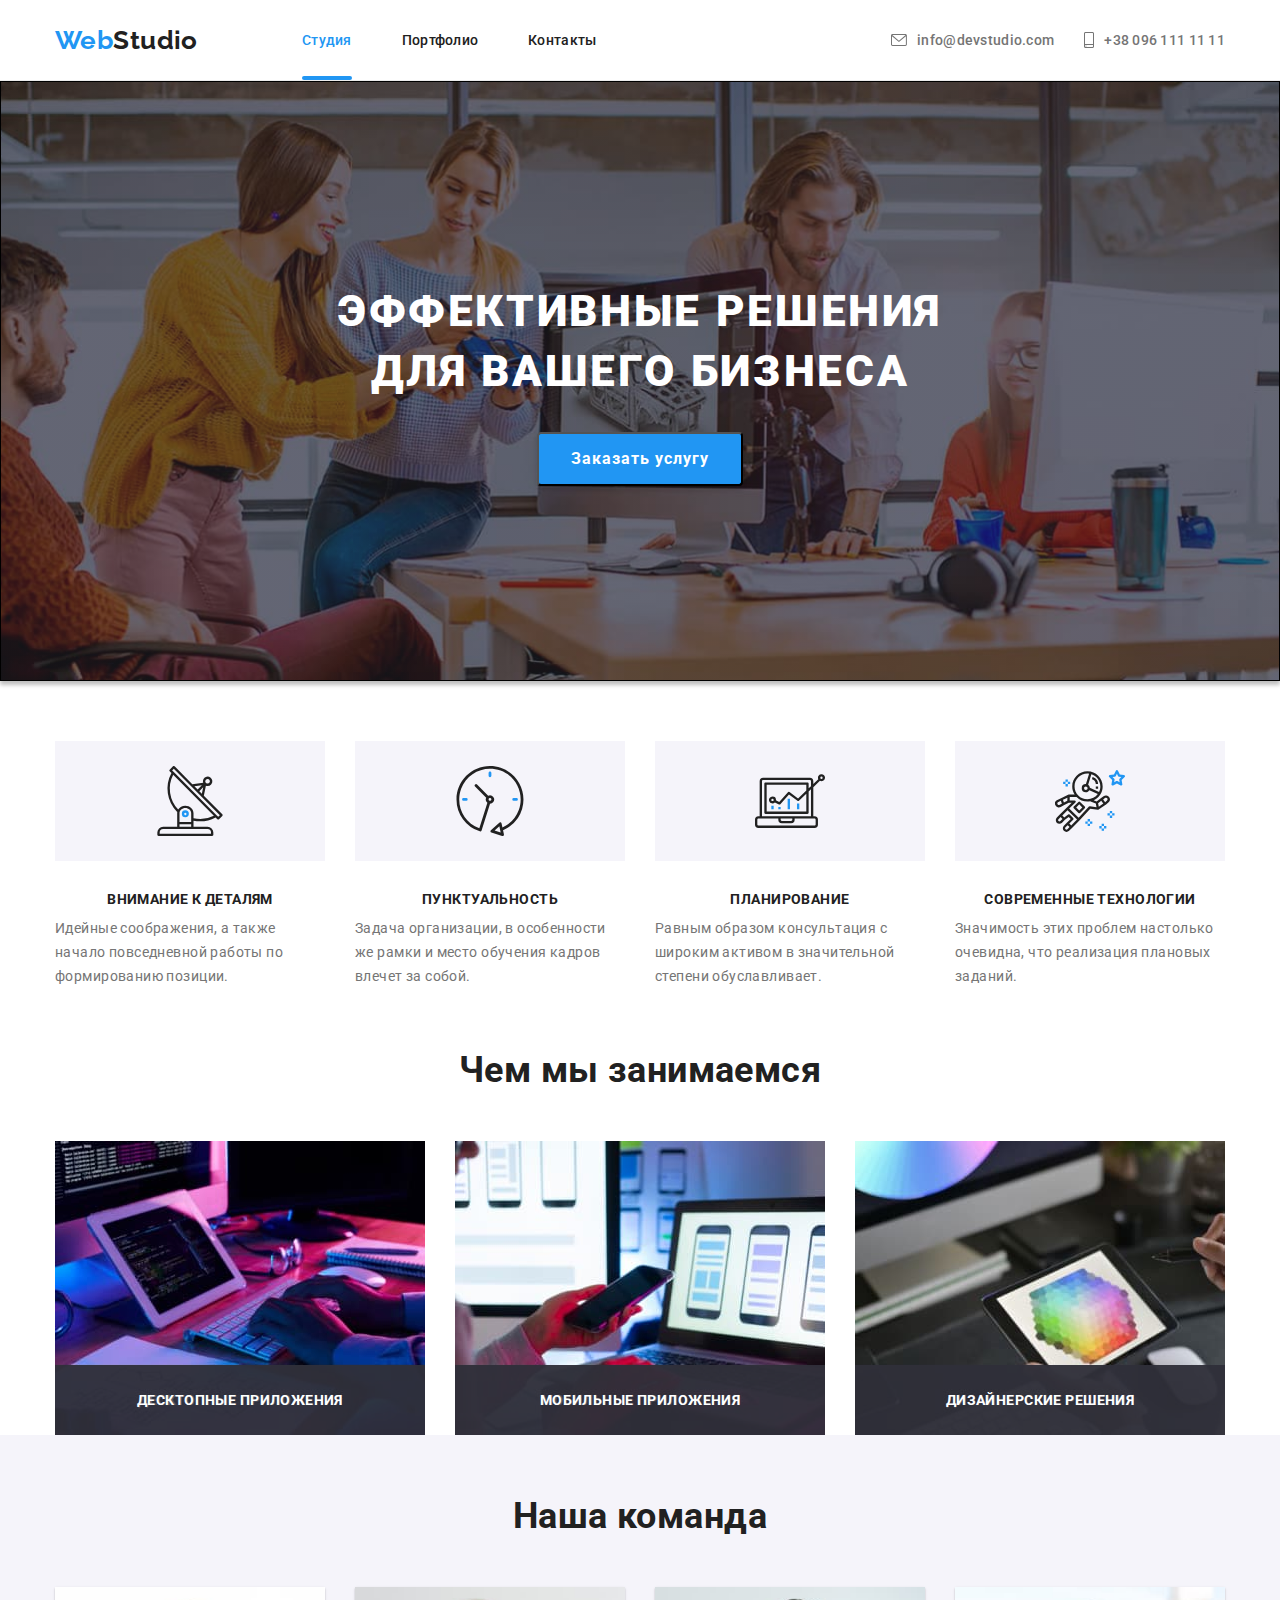
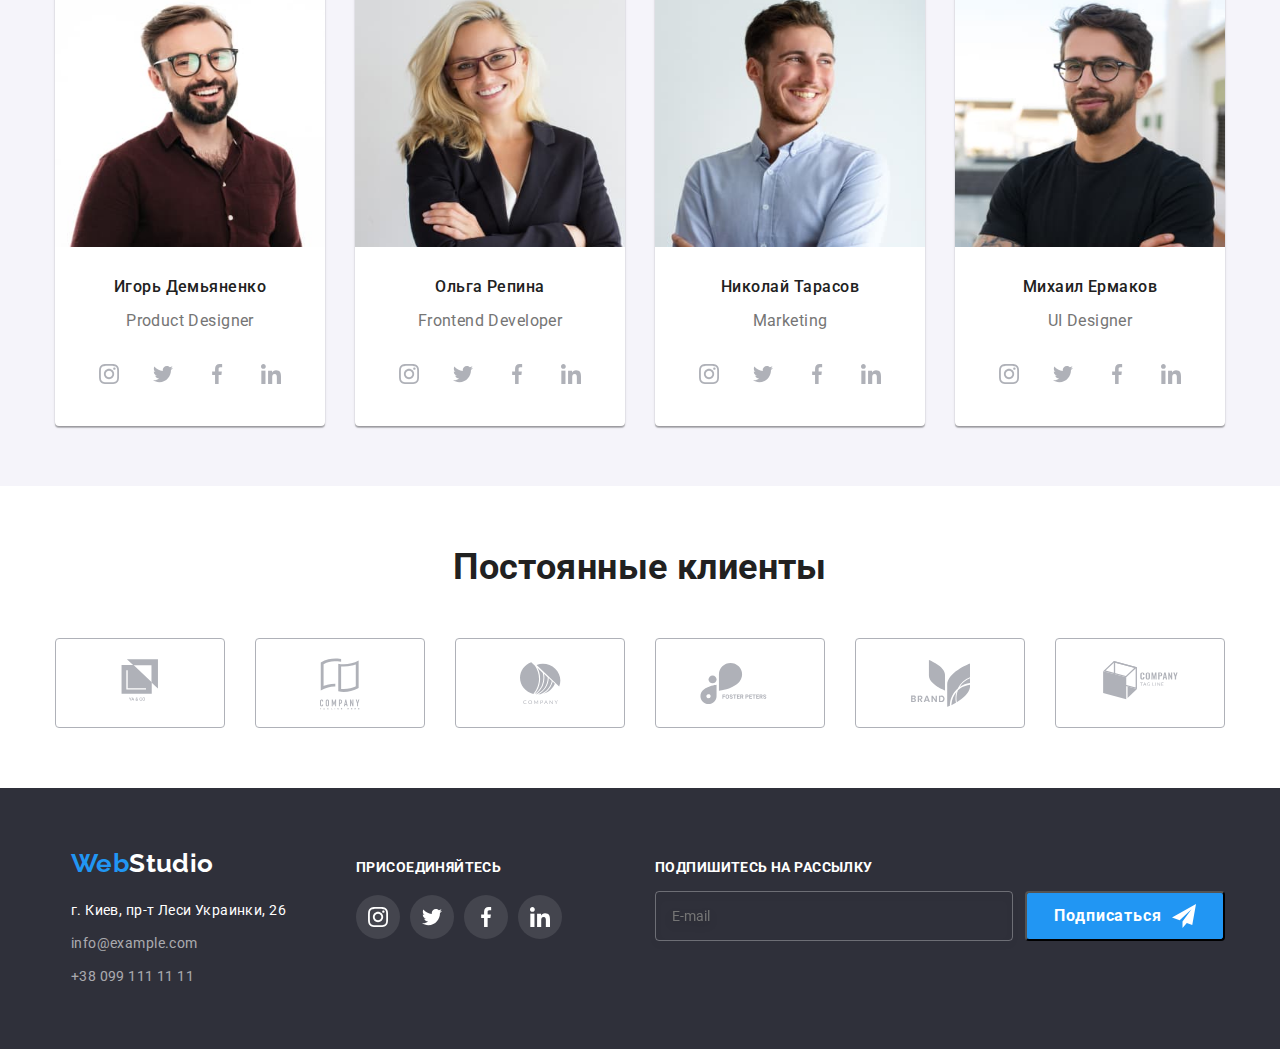
<file: index.html>
<!DOCTYPE html>
<html lang="ru">
  <head>
    <meta charset="UTF-8" />
    <meta name="viewport" content="width=device-width, initial-scale=1.0" />
    <title>Студия</title>
    <link
      href="https://fonts.googleapis.com/css2?family=Roboto:wght@400;500;700;900&display=swap"
      rel="stylesheet"
    />
    <link
      href="https://fonts.googleapis.com/css2?family=Raleway:wght@700&display=swap"
      rel="stylesheet"
    />
    <link
      href="https://cdnjs.cloudflare.com/ajax/libs/modern-normalize/1.0.0/modern-normalize.min.css"
      rel="stylesheet"
    />

    <link rel="stylesheet" href="./css/main.min.css" />
  </head>
  <body>
    <header class="header">
      <div class="container header__conteiner">
        <nav class="header__navigation">
          <a href="index.html" class="link logo"
            >Web<span class="header__logo">Studio</span></a
          >
          <ul class="list">
            <li class="header__item">
              <a href="./index.html" class="link current-page">Студия</a>
            </li>
            <li class="header__item">
              <a href="./portfolio.html" class="link">Портфолио</a>
            </li>
            <li class="header__item">
              <a href="" class="link">Контакты</a>
            </li>
          </ul>
        </nav>

        <ul class="list header__list">
          <li class="header__contact">
            <a
              href="mailto:info@devstudio.com"
              class="link header__contact-link"
            >
              <svg class="header__icon-mail">
                <use href="./images/icons/sprite.svg#envelope"></use>
              </svg>
              info@devstudio.com</a
            >
          </li>
          <li class="header__contact">
            <a href="tel:+380961111111" class="link header__contact-link">
              <svg class="header__icon-tel">
                <use href="./images/icons/sprite.svg#smartphone"></use>
              </svg>
              +38 096 111 11 11
            </a>
          </li>
        </ul>
        <button type="button" class="header__menu-btn is-open" aria-controls="header__boxmenu" aria-expanded="false"
       data-menu-button>
          <svg width="40px" height="40px"  aria-label="Переключатель мобильного меню">
            <use class="icon-cross" href="./images/icons/sprite.svg#menu-close"></use>
            <use class="icon-menu" href="./images/icons/sprite.svg#menu"></use>
          </svg>
        </button>
        <div class="header__boxmenu" id="header__boxmenu" data-menu>
          <nav class="header__menu-navigation">
            <ul class="list header__menu-list">
              <li class="header__menu-item">
                <a href="./index.html" class="link current-page">Студия</a>
              </li>
              <li class="header__menu-item">
                <a href="./portfolio.html" class="link">Портфолио</a>
              </li>
              <li class="header__menu-item">
                <a href="" class="link">Контакты</a>
              </li>
            </ul>
          </nav>
        
          <ul class="list header__menu-address-list">
            <li class="header__menu-address-item">
              <a href="tel:+380961111111" class="link header__mobile">
                +38 096 111 11 11
              </a>
            </li>
            <li class="header__menu-address-item">
              <a href="mailto:info@devstudio.com" class="link header__mail">
                info@devstudio.com</a>
              </li>
            
          </ul>
            <ul class="header__social-list list">
              <li class="header__social-item">
                <a href="" class="link">Instagram</a>
              </li>
              <li class="header__social-item">
                <a href="" class="link">Twitter</a>
              </li>
              <li class="header__social-item">
                <a href="" class="link">Facebook</a>
              </li>
              <li class="header__social-item">
                <a href="" class="link">LinkedIn</a>
              </li>
            </ul>
        </div>
     </div>
     
    </header>
    <main>
      <section class="hero">
        <div class="hero__content">
          <h1 class="hero__title">Эффективные решения для вашего бизнеса</h1>
          <button class="hero__btn" data-modal-open>Заказать услугу</button>
        </div>
      </section>

      <section class="skills">
        <div class="container">
          <ul class="list skills__list">
            <li class="skills__item skills__icon-antenna">
              <h3 class="skills__title">Внимание к деталям</h3>
              <p class="skills__text">
                Идейные соображения, а также начало повседневной работы по
                формированию позиции.
              </p>
            </li>
            <li class="skills__item skills__icon-clock">
              <h3 class="skills__title">Пунктуальность</h3>
              <p class="skills__text">
                Задача организации, в особенности же рамки и место обучения
                кадров влечет за собой.
              </p>
            </li>
            <li class="skills__item skills__icon-diagram">
              <h3 class="skills__title">Планирование</h3>
              <p class="skills__text">
                Равным образом консультация с широким активом в значительной
                степени обуславливает.
              </p>
            </li>
            <li class="skills__item skills__icon-astronaut">
              <h3 class="skills__title">Современные технологии</h3>
              <p class="skills__text">
                Значимость этих проблем настолько очевидна, что реализация
                плановых заданий.
              </p>
            </li>
          </ul>
        </div>
      </section>

      <!--Чем мы занимаемся-->

      <section class="about">
        <div class="container">
          <h2 class="section-title">Чем мы занимаемся</h2>
          <ul class="list about__list">
            <li class="about__item">
              <div class="about__overlay">
                <h3 class="about__overlay-text">Десктопные приложения</h3>
              </div>
              <picture>
                <source srcset="./images/about/tab_code.jpg 1x,./images/about/tab_code@2x.jpg 2x">
                <img src="./images/about/tab_code.jpg" alt="tab_code" width="370" height="294" />
              </picture>
              
            </li>
            <li class="about__item">
              <div class="about__overlay">
                <h3 class="about__overlay-text">Мобильные приложения</h3>
              </div>
              <picture>
                <source srcset="./images/about/mobile_device.jpg 1x,./images/about/mobile_device@2x.jpg 2x">
                <img src="./images/about/mobile_device.jpg" alt="mobile_device" width="370" height="294" />
              </picture>
            </li>
            <li class="about__item">
              <div class="about__overlay">
                <h3 class="about__overlay-text">Дизайнерские решения</h3>
              </div>
              <picture>
                <source srcset="./images/about/tab_color.jpg 1x,./images/about/tab_color@2x.jpg 2x">
                <img src="./images/about/tab_color.jpg" alt="tab_color" width="370" height="294" />
              </picture>
            </li>
          </ul>
        </div>
      </section>

      <section class="team">
        <div class="container">
          <h2 class="section-title">Наша команда</h2>
          <ul class="list team__list">
            <li class="team__card">
              <picture>
                <source media="(min-width: 768px)" srcset="./images/team/igor/tablet/igor.jpg 1x, ./images/team/igor/tablet/igor@2x.jpg 2x">
                <source media="(min-width: 1200px)"
                  srcset="./images/team/igor/desktop/igor.jpg 1x, ./images/team/igor/desktop/igor@2x.jpg 2x">
                <img class="team__img" src="./images/team/igor/mobile/igor.jpg"
                  srcset="./images/team/igor/mobile/igor.jpg 1x,././images/team/igor/mobile/igor@2x.jpg 2x" alt="igor" width="450"
                  loading="lazy" />
              </picture>
              <div class="team__item-box">
                <h3 class="team__name">Игорь Демьяненко</h3>
                <p class="team__role-description" lang="en">Product Designer</p>
                <ul class="list social-icons">
                  <li class="social-icons__item">
                    <a
                      class="social-icons__link"
                      href="https://www.instagram.com/"
                      target="_blank"
                      rel="noopener noreferer"
                      aria-label="instagram"
                    >
                      <svg class="social-icons__svg">
                        <use href="./images/icons/sprite.svg#instagram"></use>
                      </svg>
                    </a>
                  </li>
                  <li class="social-icons__item">
                    <a
                      class="social-icons__link"
                      href="https://www.twitter.com/"
                      target="_blank"
                      rel="noopener noreferer"
                      aria-label="twitter"
                      ><svg class="social-icons__svg">
                        <use href="./images/icons/sprite.svg#twitter"></use>
                      </svg>
                    </a>
                  </li>
                  <li class="social-icons__item">
                    <a
                      class="social-icons__link"
                      href="https://www.facebook.com/"
                      target="_blank"
                      rel="noopener noreferer"
                      aria-label="facebook"
                      ><svg class="social-icons__svg">
                        <use href="./images/icons/sprite.svg#facebook"></use>
                      </svg>
                    </a>
                  </li>
                  <li class="social-icons__item">
                    <a
                      class="social-icons__link"
                      href="https://www.linkedin.com/"
                      target="_blank"
                      rel="noopener noreferer"
                      aria-label="linkedin"
                      ><svg class="social-icons__svg">
                        <use href="./images/icons/sprite.svg#linkedin"></use>
                      </svg>
                    </a>
                  </li>
                </ul>
              </div>
            </li>
            <li class="team__card">
              <picture>
                <source media="(min-width: 768px)" srcset="./images/team/olga/tablet/olga.jpg 1x, ./images/team/olga/tablet/olga@2x.jpg 2x">
                <source media="(min-width: 1200px)" srcset="./images/team/olga/desktop/olga.jpg 1x, ./images/team/olga/desktop/olga@2x.jpg 2x">
                <img class="team__img" src="./images/team/olga/mobile/olga.jpg" srcset="./images/team/olga/mobile/olga.jpg 1x,./images/team/olga/mobile/olga@2x.jpg 2x"
                  alt="olga" width="450" loading="lazy" />
              </picture>
              <div class="team__item-box">
                <h3 class="team__name">Ольга Репина</h3>
                <p class="team__role-description" lang="en">
                  Frontend Developer
                </p>
                <ul class="list social-icons">
                  <li class="social-icons__item">
                    <a
                      class="social-icons__link"
                      href="https://www.instagram.com/"
                      target="_blank"
                      rel="noopener noreferer"
                      aria-label="instagram"
                    >
                      <svg class="social-icons__svg">
                        <use href="./images/icons/sprite.svg#instagram"></use>
                      </svg>
                    </a>
                  </li>
                  <li class="social-icons__item">
                    <a
                      class="social-icons__link"
                      href="https://www.twitter.com/"
                      target="_blank"
                      rel="noopener noreferer"
                      aria-label="twitter"
                      ><svg class="social-icons__svg">
                        <use href="./images/icons/sprite.svg#twitter"></use>
                      </svg>
                    </a>
                  </li>
                  <li class="social-icons__item">
                    <a
                      class="social-icons__link"
                      href="https://www.facebook.com/"
                      target="_blank"
                      rel="noopener noreferer"
                      aria-label="facebook"
                      ><svg class="social-icons__svg">
                        <use href="./images/icons/sprite.svg#facebook"></use>
                      </svg>
                    </a>
                  </li>
                  <li class="social-icons__item">
                    <a
                      class="social-icons__link"
                      href="https://www.linkedin.com/"
                      target="_blank"
                      rel="noopener noreferer"
                      aria-label="linkedin"
                      ><svg class="social-icons__svg">
                        <use href="./images/icons/sprite.svg#linkedin"></use>
                      </svg>
                    </a>
                  </li>
                </ul>
              </div>
            </li>
            <li class="team__card">
                      <picture>
                        <source media="(min-width: 768px)" srcset="./images/team/nikolay/tablet/nikolay.jpg 1x, ././images/team/nikolay/tablet/nikolay@2x.jpg 2x">
                        <source media="(min-width: 1200px)" srcset="././images/team/nikolay/desktop/nikolay.jpg 1x, ././images/team/nikolay/desktop/nikolay@2x.jpg 2x">
                        <img class="team__img" src="./images/team/nikolay/mobile/nikolay.jpg" srcset="./images/team/nikolay/mobile/nikolay.jpg 1x,./images/team/nikolay/mobile/nikolay@2x.jpg 2x"
                          alt="nikolay" width="450" loading="lazy" />
                      </picture>
              <div class="team__item-box">
                <h3 class="team__name">Николай Тарасов</h3>
                <p class="team__role-description" lang="en">Marketing</p>
                <ul class="list social-icons">
                  <li class="social-icons__item">
                    <a
                      class="social-icons__link"
                      href="https://www.instagram.com/"
                      target="_blank"
                      rel="noopener noreferer"
                      aria-label="instagram"
                    >
                      <svg class="social-icons__svg">
                        <use href="./images/icons/sprite.svg#instagram"></use>
                      </svg>
                    </a>
                  </li>
                  <li class="social-icons__item">
                    <a
                      class="social-icons__link"
                      href="https://www.twitter.com/"
                      target="_blank"
                      rel="noopener noreferer"
                      aria-label="twitter"
                      ><svg class="social-icons__svg">
                        <use href="./images/icons/sprite.svg#twitter"></use>
                      </svg>
                    </a>
                  </li>
                  <li class="social-icons__item">
                    <a
                      class="social-icons__link"
                      href="https://www.facebook.com/"
                      target="_blank"
                      rel="noopener noreferer"
                      aria-label="facebook"
                      ><svg class="social-icons__svg">
                        <use href="./images/icons/sprite.svg#facebook"></use>
                      </svg>
                    </a>
                  </li>
                  <li class="social-icons__item">
                    <a
                      class="social-icons__link"
                      href="https://www.linkedin.com/"
                      target="_blank"
                      rel="noopener noreferer"
                      aria-label="linkedin"
                      ><svg class="social-icons__svg">
                        <use href="./images/icons/sprite.svg#linkedin"></use>
                      </svg>
                    </a>
                  </li>
                </ul>
              </div>
            </li>
            <li class="team__card">
                      <picture>
                        <source media="(min-width: 768px)" srcset="./images/team/mihail/tablet/mihail.jpg 1x, ./images/team/mihail/tablet/mihail@2x.jpg 2x">
                        <source media="(min-width: 1200px)" srcset="./images/team/mihail/desktop/mihail.jpg 1x, ./images/team/mihail/desktop/mihail@2x.jpg 2x">
                        <img class="team__img" src="./images/team/mihail/mobile/mihail.jpg" srcset="./images/team/mihail/mobile/mihail.jpg 1x,./images/team/mihail/mobile/mihail@2x.jpg 2x"
                          alt="mihail" width="450" loading="lazy" />
                      </picture>
              <div class="team__item-box">
                <h3 class="team__name">Михаил Ермаков</h3>
                <p class="team__role-description" lang="en">UI Designer</p>
                <ul class="list social-icons">
                  <li class="social-icons__item">
                    <a
                      class="social-icons__link"
                      href="https://www.instagram.com/"
                      target="_blank"
                      rel="noopener noreferer"
                      aria-label="instagram"
                    >
                      <svg class="social-icons__svg">
                        <use href="./images/icons/sprite.svg#instagram"></use>
                      </svg>
                    </a>
                  </li>
                  <li class="social-icons__item">
                    <a
                      class="social-icons__link"
                      href="https://www.twitter.com/"
                      target="_blank"
                      rel="noopener noreferer"
                      aria-label="twitter"
                      ><svg class="social-icons__svg">
                        <use href="./images/icons/sprite.svg#twitter"></use>
                      </svg>
                    </a>
                  </li>
                  <li class="social-icons__item">
                    <a
                      class="social-icons__link"
                      href="https://www.facebook.com/"
                      target="_blank"
                      rel="noopener noreferer"
                      aria-label="facebook"
                      ><svg class="social-icons__svg">
                        <use href="./images/icons/sprite.svg#facebook"></use>
                      </svg>
                    </a>
                  </li>
                  <li class="social-icons__item">
                    <a
                      class="social-icons__link"
                      href="https://www.linkedin.com/"
                      target="_blank"
                      rel="noopener noreferer"
                      aria-label="linkedin"
                      ><svg class="social-icons__svg">
                        <use href="./images/icons/sprite.svg#linkedin"></use>
                      </svg>
                    </a>
                  </li>
                </ul>
              </div>
            </li>
          </ul>
        </div>
      </section>
      <section class="clients">
        <div class="container">
          <h2 class="section-title">Постоянные клиенты</h2>
          <ul class="list clients__list">
            <li class="clients__item">
              <a
                class="clients__link"
                href=""
                target="_blank"
                rel="noopener noreferer"
              >
                <svg
                  class="clients__icon"
                  height="49.226806640625px"
                  width="44.269989013671875px"
                >
                  <use href="./images/icons/sprite.svg#logo-1"></use>
                </svg>
              </a>
            </li>
            <li class="clients__item">
              <a
                class="clients__link"
                href=""
                target="_blank"
                rel="noopener noreferer"
              >
                <svg class="clients__icon" height="52px" width="40px">
                  <use href="./images/icons/sprite.svg#logo-2"></use>
                </svg>
              </a>
            </li>
            <li class="clients__item">
              <a
                class="clients__link"
                href=""
                target="_blank"
                rel="noopener noreferer"
              >
                <svg class="clients__icon" height="42.6px" width="41px">
                  <use href="./images/icons/sprite.svg#logo-3"></use>
                </svg>
              </a>
            </li>
            <li class="clients__item">
              <a
                class="clients__link"
                href=""
                target="_blank"
                rel="noopener noreferer"
              >
                <svg class="clients__icon" height="42.02px" width="79.66px">
                  <use href="./images/icons/sprite.svg#logo-4"></use>
                </svg>
              </a>
            </li>
            <li class="clients__item">
              <a
                class="clients__link"
                href=""
                target="_blank"
                rel="noopener noreferer"
              >
                <svg class="clients__icon" height="47px" width="59px">
                  <use href="./images/icons/sprite.svg#logo-5"></use>
                </svg>
              </a>
            </li>
            <li class="clients__item">
              <a
                class="clients__link"
                href=""
                target="_blank"
                rel="noopener noreferer"
              >
                <svg class="clients__icon" height="45.44px" width="88.48px">
                  <use href="./images/icons/sprite.svg#logo-6"></use>
                </svg>
              </a>
            </li>
          </ul>
        </div>
      </section>
    </main>
    <footer class="footer">
      <section class="container">
        <div class="footer__address-thumb">
          <a href="index.html" class="link logo"
            >Web<span class="footer__logo">Studio</span></a
          >
          <address>
            <a
              class="link footer__address"
              href="https://goo.gl/maps/m2TophCUb2dNiUJZ7"
              target="_blank"
              rel="noopener noreferer"
              >г. Киев, пр-т Леси Украинки, 26</a
            >
            <ul class="list footer__address-list">
              <li class="footer__mail-tele-address">
                <a href="mailto:info@example.com" class="link"
                  >info@example.com</a
                >
              </li>
              <li class="footer__mail-tele-address">
                <a href="tel:+380991111111" class="link">+38 099 111 11 11</a>
              </li>
            </ul>
          </address>
        </div>
        <div class="footer__social-thumb">
          <h3 class="footer__title">присоединяйтесь</h3>
          <ul class="list social-icons">
            <li class="social-icons__item">
              <a
                class="social-icons__link"
                href="https://www.instagram.com/"
                target="_blank"
                rel="noopener noreferer"
                aria-label="instagram"
              >
                <svg class="social-icons__svg">
                  <use href="./images/icons/sprite.svg#instagram"></use>
                </svg>
              </a>
            </li>
            <li class="social-icons__item">
              <a
                class="social-icons__link"
                href="https://www.twitter.com/"
                target="_blank"
                rel="noopener noreferer"
                aria-label="twitter"
                ><svg class="social-icons__svg">
                  <use href="./images/icons/sprite.svg#twitter"></use>
                </svg>
              </a>
            </li>
            <li class="social-icons__item">
              <a
                class="social-icons__link"
                href="https://www.facebook.com/"
                target="_blank"
                rel="noopener noreferer"
                aria-label="facebook"
                ><svg class="social-icons__svg">
                  <use href="./images/icons/sprite.svg#facebook"></use>
                </svg>
              </a>
            </li>
            <li class="social-icons__item">
              <a
                class="social-icons__link"
                href="https://www.linkedin.com/"
                target="_blank"
                rel="noopener noreferer"
                aria-label="linkedin"
                ><svg class="social-icons__svg">
                  <use href="./images/icons/sprite.svg#linkedin"></use>
                </svg>
              </a>
            </li>
          </ul>
        </div>
        <div class="footer__signature-thumb">
          <h3 class="footer__title">Подпишитесь на рассылку</h3>
          <form class="signature-thumb">
            <label>
              <input
                class="signature-thumb__mail"
                type="email"
                name="mail"
                placeholder="E-mail"
              />
            </label>
            <button class="signature-thumb__btn" type="submit">
              Подписаться
            </button>
          </form>
        </div>
      </section>
    </footer>

    <!--Modal Window-->

    <div class="backdrop is-hidden" data-modal>
      <div class="modal">
        <button class="modal__btn-close" data-modal-close>
          <svg width="11" height="11">
            <use href="./images/icons/sprite.svg#modal-close"></use>
          </svg>
        </button>
        <h2 class="modal__title">Оставьте свои данные, мы вам перезвоним</h2>

        <form class="modal__form">
          <div class="modal__input">
            <label class="modal__lable-txt" for="name">Имя</label>
            <input
              class="modal-input-label"
              type="text"
              name="name"
              id="name"
            />
            <div class="modal-input-icon">
              <svg width="18" height="18">
                <use href="./images/icons/sprite.svg#modal-person"></use>
              </svg>
            </div>
          </div>

          <div class="modal__input">
            <label class="modal__lable-txt" for="tel">Телефон</label>
            <input class="modal-input-label" type="tel" name="tel" id="tel" />
            <div class="modal-input-icon">
              <svg width="18" height="18">
                <use href="./images/icons/sprite.svg#modal-phone"></use>
              </svg>
            </div>
          </div>

          <div class="modal__input">
            <label class="modal__lable-txt" for="mail">Почта</label>
            <input
              class="modal-input-label"
              type="email"
              name="mail"
              id="mail"
            />
            <div class="modal-input-icon">
              <svg width="18" height="18">
                <use href="./images/icons/sprite.svg#modal-email"></use>
              </svg>
            </div>
          </div>

          <div class="modal__input">
            <label class="modal__lable-txt" for="comment">Комментарий</label>
            <textarea
              class="modal__comment-box"
              name="comment"
              id="comment"
              placeholder="Введите текст"
              rows="6"
              cols="10"
              style="margin: 0px 0px; height: 120px; width: 371px"
            ></textarea>
          </div>

          <div class="checkbox">
            <label>
              <input
                type="checkbox"
                name="checkbox"
                class="checkbox__old visually-hidden"
              />
              <span class="checkbox__text">
                Соглашаюсь с рассылкой и принимаю
                <a href=" " class="checkbox__link" title="Условия договора"
                  >Условия договора</a
                >
              </span>
              <span class="checkbox__icon">
                <svg class="checkbox__icon-svg">
                  <use href="./images/icons/sprite.svg#checkbox-icon"></use>
                </svg>
              </span>
            </label>
          </div>
          <button class="modal__btn">Отправить</button>
        </form>
      </div>
    </div>

    <script src="./js/modal.js"></script>
    <script src="./js/mobile-menu.js"></script>
  </body>
</html>
</file>
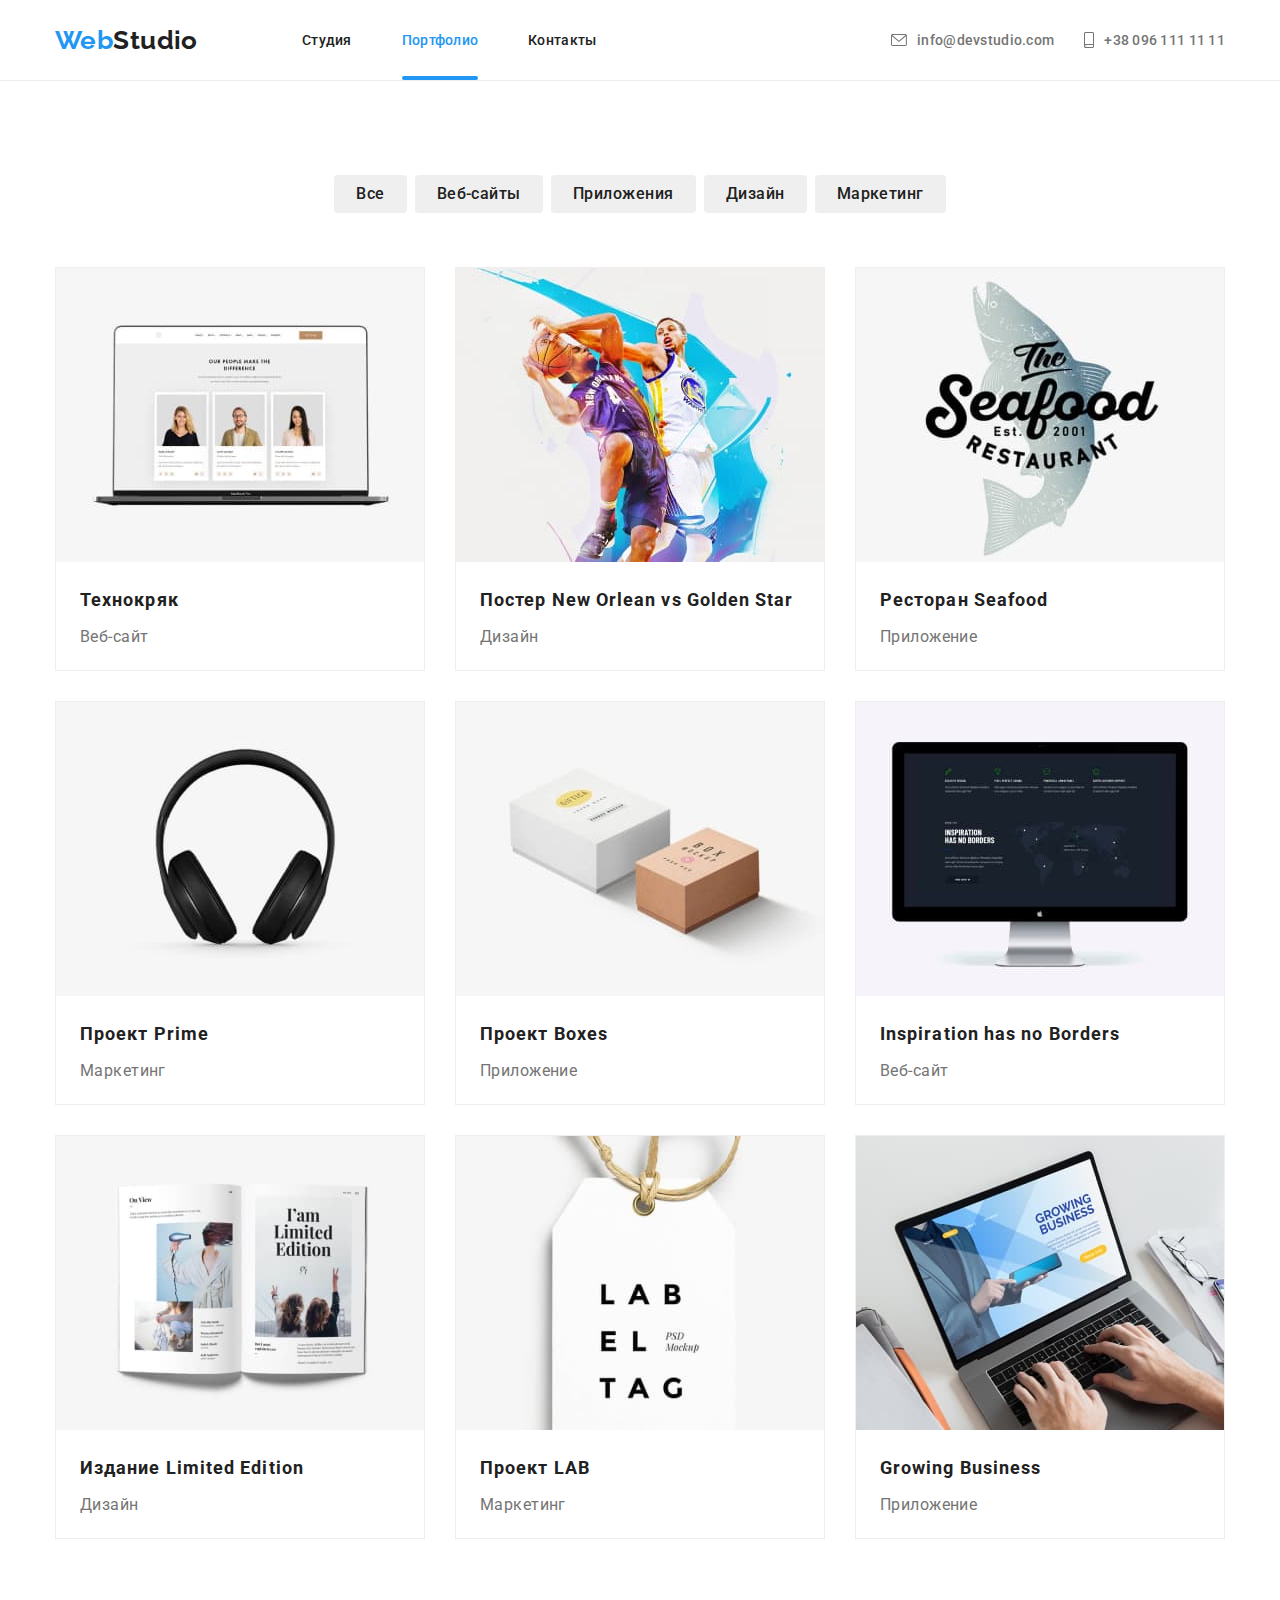
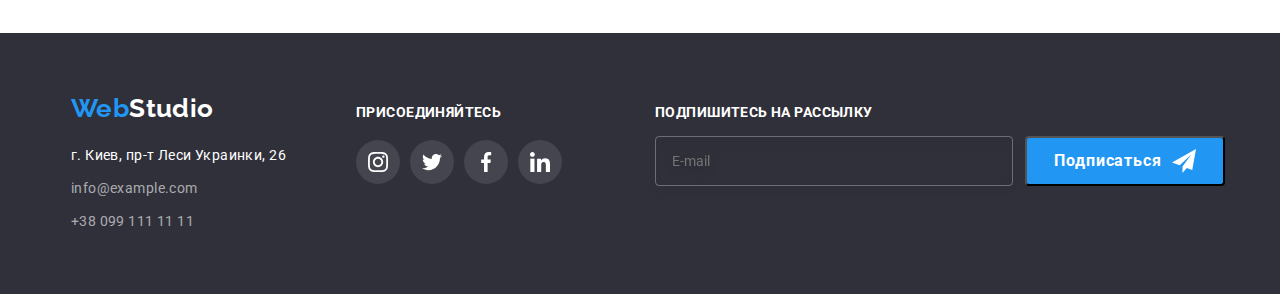
<file: portfolio.html>
<!DOCTYPE html>
<html lang="ru">
  <head>
    <meta charset="UTF-8" />
    <meta name="viewport" content="width=device-width, initial-scale=1.0" />
    <title>Портфолио</title>
    <link
      href="https://fonts.googleapis.com/css2?family=Roboto:wght@400;500;700;900&display=swap"
      rel="stylesheet"
    />
    <link
      href="https://fonts.googleapis.com/css2?family=Raleway:wght@700&display=swap"
      rel="stylesheet"
    />
    <link
      href="https://cdnjs.cloudflare.com/ajax/libs/modern-normalize/1.0.0/modern-normalize.min.css"
      rel="stylesheet"
    />

    <link rel="stylesheet" href="./css/main.min.css" />
  </head>

  <body>
    <header class="header">
      <div class="container header__conteiner">
        <nav class="header__navigation">
          <a href="index.html" class="link logo">Web<span class="header__logo">Studio</span></a>
          <ul class="list">
            <li class="header__item">
              <a href="./index.html" class="link">Студия</a>
            </li>
            <li class="header__item">
              <a href="./portfolio.html" class="link current-page">Портфолио</a>
            </li>
            <li class="header__item">
              <a href="" class="link">Контакты</a>
            </li>
          </ul>
        </nav>
    
        <ul class="list header__list">
          <li class="header__contact">
            <a href="mailto:info@devstudio.com" class="link header__contact-link">
              <svg class="header__icon-mail">
                <use href="./images/icons/sprite.svg#envelope"></use>
              </svg>
              info@devstudio.com</a>
          </li>
          <li class="header__contact">
            <a href="tel:+380961111111" class="link header__contact-link">
              <svg class="header__icon-tel">
                <use href="./images/icons/sprite.svg#smartphone"></use>
              </svg>
              +38 096 111 11 11
            </a>
          </li>
        </ul>
        <button type="button" class="header__menu-btn is-open" aria-controls="header__boxmenu" aria-expanded="false"
          data-menu-button>
          <svg width="40px" height="40px" aria-label="Переключатель мобильного меню">
            <use class="icon-cross" href="./images/icons/sprite.svg#menu-close"></use>
            <use class="icon-menu" href="./images/icons/sprite.svg#menu"></use>
          </svg>
        </button>
        <div class="header__boxmenu" id="header__boxmenu" data-menu>
          <nav class="header__menu-navigation">
            <ul class="list header__menu-list">
              <li class="header__menu-item">
                <a href="./index.html" class="link">Студия</a>
              </li>
              <li class="header__menu-item">
                <a href="./portfolio.html" class="link current-page">Портфолио</a>
              </li>
              <li class="header__menu-item">
                <a href="" class="link">Контакты</a>
              </li>
            </ul>
          </nav>
    
          <ul class="list header__menu-address-list">
            <li class="header__menu-address-item">
              <a href="tel:+380961111111" class="link header__mobile">
                +38 096 111 11 11
              </a>
            </li>
            <li class="header__menu-address-item">
              <a href="mailto:info@devstudio.com" class="link header__mail">
                info@devstudio.com</a>
            </li>
    
          </ul>
          <ul class="header__social-list list">
            <li class="header__social-item">
              <a href="" class="link">Instagram</a>
            </li>
            <li class="header__social-item">
              <a href="" class="link">Twitter</a>
            </li>
            <li class="header__social-item">
              <a href="" class="link">Facebook</a>
            </li>
            <li class="header__social-item">
              <a href="" class="link">LinkedIn</a>
            </li>
          </ul>
        </div>
      </div>
    
    </header>
    <main>
      <section class="portfolio">
        <div class="container">
          <ul class="list index-list">
            <li class="index-list__item">
              <button class="index-list__btn" type="button">Все</button>
            </li>
            <li class="index-list__item">
              <button class="index-list__btn" type="button">Веб-сайты</button>
            </li>
            <li class="index-list__item">
              <button class="index-list__btn" type="button">Приложения</button>
            </li>
            <li class="index-list__item">
              <button class="index-list__btn" type="button">Дизайн</button>
            </li>
            <li class="index-list__item">
              <button class="index-list__btn" type="button">Маркетинг</button>
            </li>
          </ul>
          <ul class="list samples">
            <li class="samples__item">
              <a href="" class="samples__link">
              <div class="samples__img-wrap">
                <picture>
                
                
                  <source media="(min-width: 1200px)"
                    srcset="./images/portfolio/desktop/1.jpg 1x,./images/portfolio/desktop/1@2x.jpg 2x">
                  <source media="(min-width: 768px)" srcset="./images/portfolio/tablet/1.jpg 1x,./images/portfolio/tablet/1@2x.jpg 2x">
                  <img class="samples__img" src="./images/portfolio/mobile/1.jpg" srcset="./images/portfolio/mobile/1.jpg 1x, 
                                                            ./images/portfolio/mobile/1@2x.jpg 2x" alt="notebook" width="450"
                    loading="lazy">
                </picture>

                <div class="samples__popup-window">
                  <p class="samples__popup-text">
                    Весь день искал дома сосиски, но так и не нашел. Потом посмотрел на
                    довольное лицо тестя и понял: сосиски в тесте.
                  </p>
                </div>
              </div>
              <div class="samples__text-cell">
                <h1 class="samples__text-title">Технокряк</h1>
                <p class="samples__text-description">Веб-сайт</p>
              </div>
              </a>
            </li>
            <li class="samples__item">
              <a href="" class="samples__link">
                <div class="samples__img-wrap">
                <picture>
                
                
                  <source media="(min-width: 1200px)"
                    srcset="./images/portfolio/desktop/2.jpg 1x,./images/portfolio/desktop/2@2x.jpg 2x">
                  <source media="(min-width: 768px)"
                    srcset="./images/portfolio/tablet/2.jpg 1x,./images/portfolio/tablet/2@2x.jpg 2x">
                  <img class="samples__img" src="./images/portfolio/mobile/2.jpg" srcset="./images/portfolio/mobile/2.jpg 1x, 
                                            ./images/portfolio/mobile/2@2x.jpg 2x" alt="basket" width="450"
                    loading="lazy">
                </picture>
              <div class="samples__popup-window">
                <p class="samples__popup-text">
                  Сидит на ветке укуренная белка, мимо катится укуренный ежик. Спрашивает белку:
                  — Где?
                  Белка (указывая лапкой)
                  — Там!!!
                  Еж и покатился туда. Затем возврещается и спрашивает:
                  — А что "там"?
                  Белка:
                  — ГДЕ?
                </p>
                </div>
                </div>
              <div class="samples__text-cell">
                <h1 class="samples__text-title">
                  Постер New Orlean vs Golden Star
                </h1>
                <p class="samples__text-description">Дизайн</p>
              </div>
              </a>
            </li>
            <li class="samples__item">
              <a href="" class="samples__link">
                <div class="samples__img-wrap">
              <picture>
              
              
                <source media="(min-width: 1200px)"
                  srcset="./images/portfolio/desktop/3.jpg 1x,./images/portfolio/desktop/3@2x.jpg 2x">
                <source media="(min-width: 768px)" srcset="./images/portfolio/tablet/3.jpg 1x,./images/portfolio/tablet/3@2x.jpg 2x">
                <img class="samples__img" src="./images/portfolio/mobile/3.jpg" srcset="./images/portfolio/mobile/3.jpg 1x, 
                                                          ./images/portfolio/mobile/3@2x.jpg 2x" alt="Seafood" width="450"
                  loading="lazy">
              </picture>
              <div class="samples__popup-window">
                <p class="samples__popup-text">
                  - А ты правда фрилансер? Скажи что-нибудь по-фрилансерски!
                  - Мне тяжело говорить, я почти неделю ничего не ел.
                </p>
              </div>
              </div>
              <div class="samples__text-cell">
                <h1 class="samples__text-title">Ресторан Seafood</h1>
                <p class="samples__text-description">Приложение</p>
              </div>
              </a>
            </li>
            <li class="samples__item">
              <a href="" class="samples__link">
                <div class="samples__img-wrap">
              <picture>
              
              
                <source media="(min-width: 1200px)"
                  srcset="./images/portfolio/desktop/4.jpg 1x,./images/portfolio/desktop/4@2x.jpg 2x">
                <source media="(min-width: 768px)" srcset="./images/portfolio/tablet/4.jpg 1x,./images/portfolio/tablet/4@2x.jpg 2x">
                <img class="samples__img" src="./images/portfolio/mobile/24.jpg" srcset="./images/portfolio/mobile/4.jpg 1x, 
                                                          ./images/portfolio/mobile/4@2x.jpg 2x" alt="Prime" width="450"
                  loading="lazy">
              </picture>
              <div class="samples__popup-window">
                <p class="samples__popup-text">
                Он так радовался, что у него появилась любовница, что не сдержался и рассказал жене.
                </p>
              </div>
              </div>
              <div class="samples__text-cell">
                <h1 class="samples__text-title">Проект Prime</h1>
                <p class="samples__text-description">Маркетинг</p>
              </div>
              </a>
            </li>
            <li class="samples__item">
              <a href="" class="samples__link">
                <div class="samples__img-wrap">
              <picture>
              
              
                <source media="(min-width: 1200px)"
                  srcset="./images/portfolio/desktop/5.jpg 1x,./images/portfolio/desktop/5@2x.jpg 2x">
                <source media="(min-width: 768px)" srcset="./images/portfolio/tablet/5.jpg 1x,./images/portfolio/tablet/5@2x.jpg 2x">
                <img class="samples__img" src="./images/portfolio/mobile/5.jpg" srcset="./images/portfolio/mobile/5.jpg 1x, 
                                                          ./images/portfolio/mobile/5@2x.jpg 2x" alt="Boxes" width="450"
                  loading="lazy">
              </picture>
              <div class="samples__popup-window">
                <p class="samples__popup-text">
                  Относись к людям так, как хочешь, потому что них@ра они не будут относиться к тебе так же, как относишься ты.
                </p>
              </div>
              </div>
              <div class="samples__text-cell">
                <h1 class="samples__text-title">Проект Boxes</h1>
                <p class="samples__text-description">Приложение</p>
              </div>
              </a>
            </li>
            <li class="samples__item">
              <a href="" class="samples__link">
                <div class="samples__img-wrap">
              <picture>
              
              
                <source media="(min-width: 1200px)"
                  srcset="./images/portfolio/desktop/6.jpg 1x,./images/portfolio/desktop/6@2x.jpg 2x">
                <source media="(min-width: 768px)" srcset="./images/portfolio/tablet/6.jpg 1x,./images/portfolio/tablet/6@2x.jpg 2x">
                <img class="samples__img" src="./images/portfolio/mobile/6.jpg" srcset="./images/portfolio/mobile/6.jpg 1x, 
                                                          ./images/portfolio/mobile/6@2x.jpg 2x" alt="Inspiration" width="450"
                  loading="lazy">
              </picture>
              <div class="samples__popup-window">
                <p class="samples__popup-text">
                  Когда будете жаловаться на свою работу, вспомните о том, что существует позиция директора по развитию бизнеса в ICQ.
                </p>
              </div>
              </div>
              <div class="samples__text-cell">
                <h1 class="samples__text-title">
                  Inspiration has no Borders
                </h1>
                <p class="samples__text-description">Веб-сайт</p>
              </div>
              </a>
            </li>
            <li class="samples__item">
              <a href="" class="samples__link">
                <div class="samples__img-wrap">
              <picture>
              
              
                <source media="(min-width: 1200px)"
                  srcset="./images/portfolio/desktop/7.jpg 1x,./images/portfolio/desktop/7@2x.jpg 2x">
                <source media="(min-width: 768px)" srcset="./images/portfolio/tablet/7.jpg 1x,./images/portfolio/tablet/7@2x.jpg 2x">
                <img class="samples__img" src="./images/portfolio/mobile/7.jpg" srcset="./images/portfolio/mobile/7.jpg 1x, 
                                                          ./images/portfolio/mobile/7@2x.jpg 2x" alt="Limited Edition" width="450"
                  loading="lazy">
              </picture>
              <div class="samples__popup-window">
                <p class="samples__popup-text">
                  - Мы живем на стыке эпох!
                  - Что он сказал?
                  - Он сказал: мы живем на стыке и пох!
                </p>
              </div>
              </div>
              <div class="samples__text-cell">
                <h1 class="samples__text-title">
                  Издание Limited Edition
                </h1>
                <p class="samples__text-description">Дизайн</p>
              </div>
              </a>
            </li>
            <li class="samples__item">
              <a href="" class="samples__link">
                <div class="samples__img-wrap">
              <picture>
              
              
                <source media="(min-width: 1200px)"
                  srcset="./images/portfolio/desktop/8.jpg 1x,./images/portfolio/desktop/8@2x.jpg 2x">
                <source media="(min-width: 768px)" srcset="./images/portfolio/tablet/8.jpg 1x,./images/portfolio/tablet/8@2x.jpg 2x">
                <img class="samples__img" src="./images/portfolio/mobile/8.jpg" srcset="./images/portfolio/mobile/8.jpg 1x, 
                                                          ./images/portfolio/mobile/8@2x.jpg 2x" alt="LAB" width="450"
                  loading="lazy">
              </picture>
              <div class="samples__popup-window">
                <p class="samples__popup-text">
                  В целом наблюдается отрицательный спад устойчивого роста уменьшения подъема числа заболевших на душу умерших после
                  выздоровления.
                </p>
              </div>
              </div>
              <div class="samples__text-cell">
                <h1 class="samples__text-title">Проект LAB</h1>
                <p class="samples__text-description">Маркетинг</p>
              </div>
              </a>
            </li>
            <li class="samples__item">
              <a href="" class="samples__link">
                <div class="samples__img-wrap">
              <picture>
              
              
                <source media="(min-width: 1200px)"
                  srcset="./images/portfolio/desktop/9.jpg 1x,./images/portfolio/desktop/9@2x.jpg 2x">
                <source media="(min-width: 768px)" srcset="./images/portfolio/tablet/9.jpg 1x,./images/portfolio/tablet/9@2x.jpg 2x">
                <img class="samples__img" src="./images/portfolio/mobile/9.jpg" srcset="./images/portfolio/mobile/9.jpg 1x, 
                                                          ./images/portfolio/mobile/9@2x.jpg 2x" alt="Growing Business" width="450"
                  loading="lazy">
              </picture>
              <div class="samples__popup-window">
                <p class="samples__popup-text">
                  Если вы знакомитесь в Интернете с симпатичной женщиной и на вопрос, какой у неё IQ, она отвечает: "Четвёртый…", ничего
                  больше не объясняйте, не задавайте ей никаких вопросов, просто зовите в гости!
                </p>
              </div>
              </div>
              <div class="samples__text-cell">
                <h1 class="samples__text-title">Growing Business</h1>
                <p class="samples__text-description">Приложение</p>
              </div>
              </a>
            </li>
          </ul>
        </div>
      </section>
    </main>
      <footer class="footer">
        <section class="container">
          <div class="footer__address-thumb">
            <a href="index.html" class="link logo">Web<span class="footer__logo">Studio</span></a>
            <address>
              <a class="link footer__address" href="https://goo.gl/maps/m2TophCUb2dNiUJZ7" target="_blank"
                rel="noopener noreferer">г. Киев, пр-т Леси Украинки, 26</a>
              <ul class="list footer__address-list">
                <li class="footer__mail-tele-address">
                  <a href="mailto:info@example.com" class="link">info@example.com</a>
                </li>
                <li class="footer__mail-tele-address">
                  <a href="tel:+380991111111" class="link">+38 099 111 11 11</a>
                </li>
              </ul>
            </address>
          </div>
          <div class="footer__social-thumb">
            <h3 class="footer__title">присоединяйтесь</h3>
            <ul class="list social-icons">
              <li class="social-icons__item">
                <a class="social-icons__link" href="https://www.instagram.com/" target="_blank" rel="noopener noreferer"
                  aria-label="instagram">
                  <svg class="social-icons__svg">
                    <use href="./images/icons/sprite.svg#instagram"></use>
                  </svg>
                </a>
              </li>
              <li class="social-icons__item">
                <a class="social-icons__link" href="https://www.twitter.com/" target="_blank" rel="noopener noreferer"
                  aria-label="twitter"><svg class="social-icons__svg">
                    <use href="./images/icons/sprite.svg#twitter"></use>
                  </svg>
                </a>
              </li>
              <li class="social-icons__item">
                <a class="social-icons__link" href="https://www.facebook.com/" target="_blank" rel="noopener noreferer"
                  aria-label="facebook"><svg class="social-icons__svg">
                    <use href="./images/icons/sprite.svg#facebook"></use>
                  </svg>
                </a>
              </li>
              <li class="social-icons__item">
                <a class="social-icons__link" href="https://www.linkedin.com/" target="_blank" rel="noopener noreferer"
                  aria-label="linkedin"><svg class="social-icons__svg">
                    <use href="./images/icons/sprite.svg#linkedin"></use>
                  </svg>
                </a>
              </li>
            </ul>
          </div>
          <div class="footer__signature-thumb">
            <h3 class="footer__title">Подпишитесь на рассылку</h3>
            <form class="signature-thumb">
              <label>
                <input class="signature-thumb__mail" type="email" name="mail" placeholder="E-mail" />
              </label>
              <button class="signature-thumb__btn" type="submit">
                Подписаться
              </button>
            </form>
          </div>
        </section>
      </footer>
      <script src="./js/mobile-menu.js"></script>
  </body>
</html>
</file>
<file: css/main.min.css>
html{-webkit-box-sizing:border-box;box-sizing:border-box}*,*::before,*::after{-webkit-box-sizing:border-box;box-sizing:border-box}body{font-family:"Roboto",sans-serif;font-size:14px;line-height:1.714;letter-spacing:0.03em;color:#757575}h1,h2,h3,h4{margin-top:0}img{margin:0}p{margin:0}a{display:block}textarea{resize:none}.container{width:480px;padding:0 15px;margin:0 auto}@media screen and (min-width: 768px){.container{width:768px}}@media screen and (min-width: 1200px){.container{width:1200px}}.list{display:-webkit-box;display:-ms-flexbox;display:flex;list-style:none;margin:0;padding:0}.link{text-decoration:none;color:inherit;-webkit-transition-property:color;transition-property:color;-webkit-transition-duration:250ms;transition-duration:250ms;-webkit-transition-timing-function:cubic-bezier(0.4, 0, 0.2, 1);transition-timing-function:cubic-bezier(0.4, 0, 0.2, 1)}.link:hover,.link:focus{color:#2196f3}.section-title{margin-bottom:0px;font-weight:700;font-size:36px;line-height:1.167;text-align:center;color:#212121}.logo{font-family:"Raleway",sans-serif;font-style:normal;font-weight:bold;font-size:26px;line-height:1.192;color:#2196f3;width:154px}.visually-hidden{position:absolute;clip:rect(0 0 0 0);width:1px;height:1px;margin:-1px}.portfolio{padding:60px 0px}@media screen and (min-width: 1200px){.portfolio{padding:94px 0px}}.header{position:relative;border-bottom:1px solid #ececec}.header__conteiner{display:-webkit-box;display:-ms-flexbox;display:flex;-webkit-box-align:center;-ms-flex-align:center;align-items:center;-webkit-box-pack:end;-ms-flex-pack:end;justify-content:flex-end}.header__menu-item{position:relative;font-style:normal;font-weight:500;font-size:40px;line-height:1.175;letter-spacing:0.02em;color:#212121}.header__menu-item:not(:last-child){margin-bottom:40px}.header__menu-navigation{margin-bottom:302px}.header__menu-list{display:-webkit-box;display:-ms-flexbox;display:flex;-webkit-box-orient:vertical;-webkit-box-direction:normal;-ms-flex-direction:column;flex-direction:column}.header__menu-contact:not(:last-child){margin-bottom:16px}.header__menu-icon-mail{height:11.2px;width:16px;margin-right:10px;fill:#757575;-webkit-transition-property:fill;transition-property:fill;-webkit-transition-duration:250ms;transition-duration:250ms;-webkit-transition-timing-function:cubic-bezier(0.4, 0, 0.2, 1);transition-timing-function:cubic-bezier(0.4, 0, 0.2, 1)}.header__contact-link:hover .header__menu-icon-mail,.header__contact-link:focus .header__menu-icon-mail{fill:#2196f3}.header__menu-icon-tel{height:14.94px;width:10px;margin-right:10px;fill:#757575;-webkit-transition-property:fill;transition-property:fill;-webkit-transition-duration:250ms;transition-duration:250ms;-webkit-transition-timing-function:cubic-bezier(0.4, 0, 0.2, 1);transition-timing-function:cubic-bezier(0.4, 0, 0.2, 1)}.header__contact-link:hover .header__menu-icon-tel,.header__contact-link:focus .header__menu-icon-tel{fill:#2196f3}.header .logo{display:block;padding-top:16px;padding-bottom:16px}@media screen and (min-width: 768px){.header .logo{margin-right:88px}}@media screen and (min-width: 1200px){.header .logo{margin-right:93px}}.header__logo{color:#212121}.header__navigation{display:-webkit-box;display:-ms-flexbox;display:flex;-webkit-box-align:center;-ms-flex-align:center;align-items:center;margin-right:auto}.header__list{display:-webkit-box;display:-ms-flexbox;display:flex}@media screen and (min-width: 768px){.header__list{-webkit-box-orient:vertical;-webkit-box-direction:normal;-ms-flex-direction:column;flex-direction:column}}@media screen and (min-width: 1200px){.header__list{-webkit-box-orient:horizontal;-webkit-box-direction:normal;-ms-flex-direction:row;flex-direction:row}}.header__item{display:none}@media screen and (min-width: 768px){.header__item{display:-webkit-box;display:-ms-flexbox;display:flex;-webkit-box-orient:vertical;-webkit-box-direction:normal;-ms-flex-direction:column;flex-direction:column}}@media screen and (min-width: 1200px){.header__item{display:-webkit-box;display:-ms-flexbox;display:flex;-webkit-box-orient:horizontal;-webkit-box-direction:normal;-ms-flex-direction:row;flex-direction:row}}.header__item{position:relative;padding-top:32px;padding-bottom:32px;font-weight:500;font-size:14px;line-height:1.143;letter-spacing:0.02em;color:#212121}.header__item:not(:last-child){margin-right:50px}.header__contact{display:none}@media screen and (min-width: 768px){.header__contact{display:-webkit-box;display:-ms-flexbox;display:flex}.header__contact:not(:last-child){margin-bottom:10px}}@media screen and (min-width: 1200px){.header__contact{display:-webkit-box;display:-ms-flexbox;display:flex}.header__contact:not(:last-child){margin:0px 30px 0px 0px}}.header__contact-link{display:-webkit-box;display:-ms-flexbox;display:flex;-webkit-box-align:center;-ms-flex-align:center;align-items:center;font-style:normal;font-weight:500;letter-spacing:0.02em}@media screen and (min-width: 768px){.header__contact-link{font-size:12px;line-height:1.167;text-align:left}}@media screen and (min-width: 1200px){.header__contact-link{font-size:14px;line-height:1.143}}.header__contact{-webkit-box-align:center;-ms-flex-align:center;align-items:center}.header__boxmenu{display:none;background-color:#ffffff;position:absolute;top:0;left:0;min-width:480px;width:100%;-webkit-box-orient:vertical;-webkit-box-direction:normal;-ms-flex-direction:column;flex-direction:column;padding:48px 40px;text-align:left;z-index:1;-webkit-box-shadow:0px 1px 3px rgba(0,0,0,0.12),0px 1px 1px rgba(0,0,0,0.14),0px 2px 1px rgba(0,0,0,0.2);box-shadow:0px 1px 3px rgba(0,0,0,0.12),0px 1px 1px rgba(0,0,0,0.14),0px 2px 1px rgba(0,0,0,0.2)}.header__boxmenu.is-open{overflow-y:scroll;display:block;z-index:10}@media screen and (min-width: 768px){.header__boxmenu.is-open{display:none}}@media screen and (min-width: 1200px){.header__boxmenu.is-open{display:none}}.header__menu-btn{margin-left:auto;background-color:transparent;border:none;padding:0;z-index:11;cursor:pointer}@media screen and (min-width: 768px){.header__menu-btn{display:none}}@media screen and (min-width: 1200px){.header__menu-btn{display:none}}.header__menu-btn .icon-menu{display:none}.header__menu-btn.is-open .icon-menu{display:block}.header__menu-btn.is-open .icon-cross{display:none}.header__icon-mail{fill:#757575;-webkit-transition-property:fill;transition-property:fill;-webkit-transition-duration:250ms;transition-duration:250ms;-webkit-transition-timing-function:cubic-bezier(0.4, 0, 0.2, 1);transition-timing-function:cubic-bezier(0.4, 0, 0.2, 1)}@media screen and (min-width: 768px){.header__icon-mail{height:10px;width:14px;margin-right:8px}}@media screen and (min-width: 1200px){.header__icon-mail{height:12px;width:16px;margin-right:10px}}.header__contact-link:hover .header__icon-mail,.header__contact-link:focus .header__icon-mail{fill:#2196f3}.header__icon-tel{fill:#757575;-webkit-transition-property:fill;transition-property:fill;-webkit-transition-duration:250ms;transition-duration:250ms;-webkit-transition-timing-function:cubic-bezier(0.4, 0, 0.2, 1);transition-timing-function:cubic-bezier(0.4, 0, 0.2, 1)}@media screen and (min-width: 768px){.header__icon-tel{height:14px;width:10px;margin-right:8px}}@media screen and (min-width: 1200px){.header__icon-tel{height:16px;width:10px;margin-right:10px}}.header__contact-link:hover .header__icon-tel,.header__contact-link:focus .header__icon-tel{fill:#2196f3}.header__menu-address-list{display:block}.header__menu-address-item:not(:last-child){margin-bottom:32px}.header__mobile{font-style:normal;font-weight:500;font-size:34px;line-height:1.176;letter-spacing:0.02em;color:#2196f3}.header__mail{font-style:normal;font-weight:500;font-size:24px;line-height:1.167;letter-spacing:0.02em}.header__social-list{margin-top:64px}.header__social-item{font-style:normal;font-weight:500;font-size:18px;line-height:1.22;letter-spacing:0.02em;color:#2196f3;padding:0 10px;border-right:1px solid rgba(33,33,33,0.2)}.header__social-item:nth-child(1){padding-left:0px}.header__social-item:last-child{padding-right:0px;border:none}.current-page{color:#2196f3}@media screen and (min-width: 768px){.current-page::after{display:block;content:"";position:absolute;width:100%;height:4px;background-color:#2196f3;border-radius:2px;bottom:-8px;-webkit-transform:scaleX(1);transform:scaleX(1);-webkit-transition-property:-webkit-transform;transition-property:-webkit-transform;transition-property:transform;transition-property:transform, -webkit-transform;-webkit-transition-duration:250ms;transition-duration:250ms;-webkit-transition-timing-function:cubic-bezier(0.4, 0, 0.2, 1);transition-timing-function:cubic-bezier(0.4, 0, 0.2, 1)}}@media screen and (min-width: 768px) and (min-width: 768px){.current-page::after{bottom:0px}}@media screen and (min-width: 768px) and (min-width: 1200px){.current-page::after{bottom:0px}}@media screen and (min-width: 768px){.current-page:hover::after,.current-page:focus::after,.current-page:active::after{-webkit-transform:scaleX(0);transform:scaleX(0)}}.hero{padding:118px 60px;min-width:480px;max-height:400px;margin-left:auto;margin-right:auto;background-color:#2f303a;background-image:radial-gradient(rgba(47,48,58,0.4), rgba(47,48,58,0.4)),url(../images/hero/mobile/hero.jpg);background-repeat:no-repeat;background-position:center;background-size:cover;border:1px solid #000000;-webkit-box-shadow:0px 4px 4px rgba(0,0,0,0.25);box-shadow:0px 4px 4px rgba(0,0,0,0.25)}@media screen and (min-device-pixel-ratio: 2), screen and (min-resolution: 2dpx), screen and (-webkit-min-device-pixel-ratio: 2), screen and (min-resolution: 192dpi){.hero{background-image:-webkit-gradient(linear, left top, right top, from(rgba(47,48,58,0.4)), to(rgba(47,48,58,0.4))),url("../images/hero/mobile/hero@2x.jpg");background-image:linear-gradient(to right, rgba(47,48,58,0.4), rgba(47,48,58,0.4)),url("../images/hero/mobile/hero@2x.jpg")}}@media screen and (min-width: 481px){.hero{background-image:-webkit-gradient(linear, left top, right top, from(rgba(47,48,58,0.4)), to(rgba(47,48,58,0.4))),url("../images/hero/tablet/hero.jpg");background-image:linear-gradient(to right, rgba(47,48,58,0.4), rgba(47,48,58,0.4)),url("../images/hero/tablet/hero.jpg")}}@media screen and (min-width: 481px) and (min-device-pixel-ratio: 2), screen and (min-width: 481px) and (min-resolution: 2dpx), screen and (min-width: 481px) and (-webkit-min-device-pixel-ratio: 2), screen and (min-width: 481px) and (min-resolution: 192dpi){.hero{background-image:-webkit-gradient(linear, left top, right top, from(rgba(47,48,58,0.4)), to(rgba(47,48,58,0.4))),url("../images/hero/tablet/hero@2x.jpg");background-image:linear-gradient(to right, rgba(47,48,58,0.4), rgba(47,48,58,0.4)),url("../images/hero/tablet/hero@2x.jpg")}}@media screen and (min-width: 769px){.hero{background-image:-webkit-gradient(linear, left top, right top, from(rgba(47,48,58,0.4)), to(rgba(47,48,58,0.4))),url("../images/hero/desktop/hero.jpg");background-image:linear-gradient(to right, rgba(47,48,58,0.4), rgba(47,48,58,0.4)),url("../images/hero/desktop/hero.jpg")}}@media screen and (min-width: 769px) and (min-device-pixel-ratio: 2), screen and (min-width: 769px) and (min-resolution: 2dpx), screen and (min-width: 769px) and (-webkit-min-device-pixel-ratio: 2), screen and (min-width: 769px) and (min-resolution: 192dpi){.hero{background-image:-webkit-gradient(linear, left top, right top, from(rgba(47,48,58,0.4)), to(rgba(47,48,58,0.4))),url("../images/hero/desktop/hero@2x.jpg");background-image:linear-gradient(to right, rgba(47,48,58,0.4), rgba(47,48,58,0.4)),url("../images/hero/desktop/hero@2x.jpg")}}@media screen and (min-width: 768px){.hero{padding:118px 204px}}@media screen and (min-width: 1200px){.hero{padding:200px;max-width:1600px;max-height:600px}}.hero__content{width:360px;margin:auto}@media screen and (min-width: 1200px){.hero__content{width:696px}}.hero__title{margin-bottom:0px;font-weight:900;font-size:26px;line-height:1.62;text-align:center;letter-spacing:0.06em;text-transform:uppercase;color:#fff}@media screen and (min-width: 1200px){.hero__title{font-size:44px;line-height:1.36}}.hero__btn{-webkit-box-shadow:0px 4px 4px rgba(0,0,0,0.15);box-shadow:0px 4px 4px rgba(0,0,0,0.15);border-radius:4px;padding:10px 32px;margin-right:auto;margin-left:auto;margin-top:30px;font-family:inherit;font-weight:700;font-size:16px;line-height:1.87;display:-webkit-box;display:-ms-flexbox;display:flex;-webkit-box-align:center;-ms-flex-align:center;align-items:center;text-align:center;letter-spacing:0.06em;background-color:#2196f3;color:#fff}.about{display:none}@media screen and (min-width: 1200px){.about{display:unset}}.about__list{margin-top:50px}.about__list .about__item:not(:last-child){margin-right:30px}.about__item{position:relative;height:294px}.about__overlay{display:-webkit-box;display:-ms-flexbox;display:flex;-webkit-box-align:center;-ms-flex-align:center;align-items:center;-webkit-box-pack:center;-ms-flex-pack:center;justify-content:center;position:absolute;width:100%;height:70px;bottom:0;background:rgba(47,48,58,0.8)}.about__overlay-text{margin:0;font-weight:bold;font-style:normal;font-size:14px;line-height:1.143;text-align:center;color:#fff;text-transform:uppercase}.skills{padding:60px 0px}.skills__text{margin-top:0%;font-size:14px;line-height:1.71;color:#757575}.skills__title{margin-bottom:10px;font-weight:700;font-size:14px;line-height:1.143;text-align:center;color:#212121;text-transform:uppercase}.skills__list{display:-webkit-box;display:-ms-flexbox;display:flex;-webkit-box-orient:vertical;-webkit-box-direction:normal;-ms-flex-direction:column;flex-direction:column}@media screen and (min-width: 768px){.skills__list{-webkit-box-orient:unset;-webkit-box-direction:unset;-ms-flex-direction:unset;flex-direction:unset;-ms-flex-wrap:wrap;flex-wrap:wrap}}@media screen and (min-width: 1200px){.skills__list{-webkit-box-orient:horizontal;-webkit-box-direction:normal;-ms-flex-direction:row;flex-direction:row}}.skills__item{display:-webkit-box;display:-ms-flexbox;display:flex;-webkit-box-orient:vertical;-webkit-box-direction:normal;-ms-flex-direction:column;flex-direction:column;width:450px}.skills__item:not(:last-child){margin-bottom:30px}@media screen and (min-width: 768px){.skills__item{width:354px;margin-right:30px}.skills__item:nth-child(2n){margin-right:0px}.skills__item:nth-last-child(-n+2){margin-bottom:0px}}@media screen and (min-width: 1200px){.skills__item{width:270px}.skills__item:not(:last-child){margin-right:30px;margin-bottom:0px}}.skills__item::before{display:block;content:"";height:120px;margin-bottom:30px;background:#f5f4fa;background-size:70px 70px;background-repeat:no-repeat;background-position:center}.skills__icon-antenna:before{background-image:url(../images/icons/antenna.svg)}.skills__icon-clock:before{background-image:url(../images/icons/clock.svg)}.skills__icon-diagram:before{background-image:url(../images/icons/diagram.svg)}.skills__icon-astronaut:before{background-image:url(../images/icons/astronaut.svg)}.team{min-width:480px;padding-top:60px;padding-bottom:60px;background-color:#f5f4fa}.team__img{display:block;width:450px;height:460px}@media screen and (min-width: 768px){.team__img{width:354px;height:374px}}@media screen and (min-width: 1200px){.team__img{width:270px;height:260px}}.team__item-box{padding:30px 122px 24px 122px}@media screen and (min-width: 768px){.team__item-box{padding:30px 74px 24px 74px}}@media screen and (min-width: 1200px){.team__item-box{padding:30px 32px}}.team__card{width:450px;background:#fff;-webkit-box-shadow:0px 1px 3px rgba(0,0,0,0.12),0px 1px 1px rgba(0,0,0,0.14),0px 2px 1px rgba(0,0,0,0.2);box-shadow:0px 1px 3px rgba(0,0,0,0.12),0px 1px 1px rgba(0,0,0,0.14),0px 2px 1px rgba(0,0,0,0.2);border-radius:0px 0px 4px 4px}.team__card:not(:last-child){margin-bottom:30px}@media screen and (min-width: 768px){.team__card{width:354px;margin-right:30px;margin-bottom:30px}.team__card:nth-child(2n){margin-right:0px}.team__card:nth-last-child(-n+2){margin-bottom:0px}}@media screen and (min-width: 1200px){.team__card{width:270px}.team__card:not(:last-child){margin-bottom:0px}.team__card:not(:last-child){margin-right:30px}}.team__list{display:block;margin-top:30px}@media screen and (min-width: 768px){.team__list{display:-webkit-box;display:-ms-flexbox;display:flex;-ms-flex-wrap:wrap;flex-wrap:wrap}}@media screen and (min-width: 1200px){.team__list{display:-webkit-box;display:-ms-flexbox;display:flex;margin-top:50px}}.team__role-description{margin-top:10px;font-size:16px;text-align:center;line-height:1.87;color:#757575}.team__name{margin-bottom:0px;font-weight:500;font-size:16px;line-height:1.187;letter-spacing:0.03em;text-align:center;color:#212121}.social-icons{display:-webkit-box;display:-ms-flexbox;display:flex;-webkit-box-pack:center;-ms-flex-pack:center;justify-content:center;margin-top:16px}.social-icons__item{display:-webkit-box;display:-ms-flexbox;display:flex}.social-icons__item:not(:last-child){margin-right:10px}.social-icons__link{display:-webkit-box;display:-ms-flexbox;display:flex;-webkit-box-pack:center;-ms-flex-pack:center;justify-content:center;-webkit-box-align:center;-ms-flex-align:center;align-items:center;width:44px;height:44px;background-color:#fff;border-radius:50%;-webkit-transition-property:background-color;transition-property:background-color;-webkit-transition-duration:250ms;transition-duration:250ms;-webkit-transition-timing-function:cubic-bezier(0.4, 0, 0.2, 1);transition-timing-function:cubic-bezier(0.4, 0, 0.2, 1)}.social-icons__link:hover,.social-icons__link:focus{background-color:#2196f3}.social-icons__svg{width:20px;height:20px;fill:#afb1b8;-webkit-transition-property:fill;transition-property:fill;-webkit-transition-duration:250ms;transition-duration:250ms;-webkit-transition-timing-function:cubic-bezier(0.4, 0, 0.2, 1);transition-timing-function:cubic-bezier(0.4, 0, 0.2, 1)}.social-icons__link:hover .social-icons__svg,.social-icons__link:focus .social-icons__svg{fill:#fff}.clients{padding-top:60px;padding-bottom:60px}.clients__list{display:-webkit-box;display:-ms-flexbox;display:flex;-ms-flex-wrap:wrap;flex-wrap:wrap;margin-top:30px}@media screen and (min-width: 768px){.clients__list{margin-top:50px}}.clients__item{display:inline-block;-webkit-box-pack:center;-ms-flex-pack:center;justify-content:center;-webkit-box-align:center;-ms-flex-align:center;align-items:center;-webkit-box-sizing:border-box;box-sizing:border-box;width:210px;height:90px;border:1px solid #afb1b8;border-radius:4px;-webkit-transition-property:border;transition-property:border;-webkit-transition-duration:250ms;transition-duration:250ms;-webkit-transition-timing-function:cubic-bezier(0.4, 0, 0.2, 1);transition-timing-function:cubic-bezier(0.4, 0, 0.2, 1);margin-right:30px;margin-bottom:30px}.clients__item:nth-child(2n){margin-right:0px}.clients__item:nth-last-child(-n+2){margin-bottom:0px}.clients__item:hover{border:1px solid #2196f3}@media screen and (min-width: 768px){.clients__item{width:226px}.clients__item:nth-child(3n){margin-right:0px}.clients__item:nth-last-child(-n+3){margin-bottom:0px}.clients__item:nth-child(2n){margin-right:30px}.clients__item:nth-child(6){margin-right:0px}}@media screen and (min-width: 1200px){.clients__item{width:170px;margin:unset;margin-right:30px}.clients__item:nth-child(3){margin-right:30px}}.clients__link{display:-webkit-box;display:-ms-flexbox;display:flex;-webkit-box-pack:center;-ms-flex-pack:center;justify-content:center;-webkit-box-align:center;-ms-flex-align:center;align-items:center;height:90px}.clients__icon{fill:#afb1b8;-webkit-transition-property:fill;transition-property:fill;-webkit-transition-duration:250ms;transition-duration:250ms;-webkit-transition-timing-function:cubic-bezier(0.4, 0, 0.2, 1);transition-timing-function:cubic-bezier(0.4, 0, 0.2, 1)}.clients__link:hover .clients__icon,.clients__link:focus .clients__icon{fill:#2196f3}.backdrop{position:fixed;top:0;left:0;width:100%;height:100%;padding:94px 15px;z-index:20;overflow-y:scroll;background-color:rgba(0,0,0,0.2);opacity:1;-webkit-transition:opacity 250ms cubic-bezier(0.4, 0, 0.2, 1);transition:opacity 250ms cubic-bezier(0.4, 0, 0.2, 1)}.backdrop.is-hidden{opacity:0;pointer-events:none}.backdrop.is-hidden .modal{-webkit-transform:translate(-50%, -50%) scale(0);transform:translate(-50%, -50%) scale(0)}@media screen and (min-width: 768px){.backdrop{padding:210px 160px}}@media screen and (min-width: 1200px){.backdrop{padding:221px 160px}}.modal{max-width:450px;padding:40px;background-color:#fff;border:1px solid rgba(0,0,0,0.1);-webkit-box-shadow:0px 1px 3px rgba(0,0,0,0.12),0px 1px 1px rgba(0,0,0,0.14),0px 2px 1px rgba(0,0,0,0.2);box-shadow:0px 1px 3px rgba(0,0,0,0.12),0px 1px 1px rgba(0,0,0,0.14),0px 2px 1px rgba(0,0,0,0.2);border-radius:4px;-webkit-transform:scale(1);transform:scale(1);margin:0 auto;-webkit-transition:-webkit-transform 250ms cubic-bezier(0.4, 0, 0.2, 1);transition:-webkit-transform 250ms cubic-bezier(0.4, 0, 0.2, 1);transition:transform 250ms cubic-bezier(0.4, 0, 0.2, 1);transition:transform 250ms cubic-bezier(0.4, 0, 0.2, 1), -webkit-transform 250ms cubic-bezier(0.4, 0, 0.2, 1)}@media screen and (min-width: 1200px){.modal{max-width:528px}}.modal__btn-close{position:absolute;cursor:pointer;top:8px;right:8px;display:-webkit-box;display:-ms-flexbox;display:flex;-webkit-box-align:center;-ms-flex-align:center;align-items:center;-webkit-box-pack:center;-ms-flex-pack:center;justify-content:center;padding:0;margin-left:auto;width:30px;height:30px;border:1px solid rgba(0,0,0,0.1);border-radius:50%;background-color:transparent}.modal__btn-close:hover{fill:#2196f3}.modal__form{margin-top:12px}.modal__title{width:370px;height:60px;margin-bottom:0;font-weight:bold;font-size:20px;line-height:1.5;text-align:center;letter-spacing:0.03em;color:#212121}@media screen and (min-width: 1200px){.modal__title{width:448px;height:23px}}.modal__input{display:-webkit-box;display:-ms-flexbox;display:flex;-webkit-box-orient:vertical;-webkit-box-direction:normal;-ms-flex-direction:column;flex-direction:column;position:relative;margin-bottom:10px}.modal__input:focus{border:1px solid #2196f3}.modal__input .modal-input-label{width:370px;height:40px;padding-left:40px;border:1px solid rgba(33,33,33,0.2);-webkit-box-sizing:border-box;box-sizing:border-box;border-radius:4px;outline:none}@media screen and (min-width: 1200px){.modal__input .modal-input-label{width:448px}}.modal__comment-box{padding:12px 16px;max-width:100%;min-width:100%;min-height:120px;margin-bottom:0px;border:1px solid rgba(33,33,33,0.2);outline:none;border-radius:4px;background-color:transparent;color:#757575}.modal__lable-txt{width:25px;height:14px;font-size:12px;line-height:1.167;margin-bottom:4px}.modal__btn{display:-webkit-box;display:-ms-flexbox;display:flex;-webkit-box-align:center;-ms-flex-align:center;align-items:center;-webkit-box-pack:center;-ms-flex-pack:center;justify-content:center;cursor:pointer;width:200px;height:50px;font-weight:bold;font-size:16px;line-height:1.87;margin-top:30px;margin-left:auto;margin-right:auto;text-align:center;letter-spacing:0.06em;color:#fff;background-color:#2196f3;-webkit-filter:drop-shadow(0px 4px 4px rgba(0,0,0,0.25));filter:drop-shadow(0px 4px 4px rgba(0,0,0,0.25));border-radius:4px;border:none}.modal-input-icon{position:absolute;top:29px;left:12px}.modal__input:focus-within .modal-input-icon{fill:#2196f3}.checkbox{position:relative;display:-webkit-box;display:-ms-flexbox;display:flex;-webkit-box-pack:center;-ms-flex-pack:center;justify-content:center;-webkit-box-align:center;-ms-flex-align:center;align-items:center;margin-top:20px}.checkbox__text{margin-left:20px;font-size:12px;line-height:1.166;color:#757575}@media screen and (min-width: 1200px){.checkbox__text{margin-left:23px;font-size:14px;line-height:1.71}}.checkbox__link{display:-webkit-inline-box;display:-ms-inline-flexbox;display:inline-flex;color:#2196f3}.checkbox__icon{cursor:pointer;position:absolute;top:50%;-webkit-transform:translateY(-50%);transform:translateY(-50%);display:-webkit-box;display:-ms-flexbox;display:flex;-webkit-box-pack:center;-ms-flex-pack:center;justify-content:center;-webkit-box-align:center;-ms-flex-align:center;align-items:center;width:16px;height:15px;border:2px solid black;border-radius:2px}.checkbox__icon-svg{fill:#fff}.checkbox__old:focus:checked ~ .checkbox__icon{background-color:#2196f3;border:none;-webkit-filter:drop-shadow(0px 4px 4px rgba(0,0,0,0.25));filter:drop-shadow(0px 4px 4px rgba(0,0,0,0.25))}.checkbox__old:focus ~ .checkbox__icon{border-color:#2196f3}.checkbox__old :checked ~ .checkbox__text{-webkit-filter:drop-shadow(0px 4px 4px rgba(0,0,0,0.25));filter:drop-shadow(0px 4px 4px rgba(0,0,0,0.25))}.index-list{display:-webkit-box;display:-ms-flexbox;display:flex;-ms-flex-wrap:wrap;flex-wrap:wrap}@media screen and (min-width: 768px){.index-list{-webkit-box-pack:center;-ms-flex-pack:center;justify-content:center}}@media screen and (min-width: 1200px){.index-list{-webkit-box-pack:center;-ms-flex-pack:center;justify-content:center}}.index-list__item{margin-bottom:15px}.index-list__item:not(:last-child){margin-right:8px}.index-list__item:nth-child(n+4){margin-bottom:0px}@media screen and (min-width: 768px){.index-list__item{margin-bottom:0px}}@media screen and (min-width: 1200px){.index-list__item{margin-bottom:0px}}.index-list__btn{cursor:pointer;font-family:inherit;padding:6px 22px;font-weight:500;font-size:16px;line-height:1.62;text-align:center;letter-spacing:0.03em;height:38px;color:#212121;border-radius:4px;border:none;-webkit-transition-property:all;transition-property:all;-webkit-transition-duration:250ms;transition-duration:250ms;-webkit-transition-timing-function:cubic-bezier(0.4, 0, 0.2, 1);transition-timing-function:cubic-bezier(0.4, 0, 0.2, 1)}.index-list__btn:hover,.index-list__btn:focus{color:#fff;background-color:#2196f3;-webkit-box-shadow:0px 4px 4px 0px rgba(0,0,0,0.25);box-shadow:0px 4px 4px 0px rgba(0,0,0,0.25)}.samples{display:-webkit-box;display:-ms-flexbox;display:flex;-webkit-box-orient:vertical;-webkit-box-direction:normal;-ms-flex-direction:column;flex-direction:column;-webkit-box-align:center;-ms-flex-align:center;align-items:center;margin-top:40px}@media screen and (min-width: 768px){.samples{-webkit-box-orient:unset;-webkit-box-direction:unset;-ms-flex-direction:unset;flex-direction:unset;-webkit-box-align:unset;-ms-flex-align:unset;align-items:unset;-ms-flex-wrap:wrap;flex-wrap:wrap;margin-top:30px}}@media screen and (min-width: 1200px){.samples{margin-top:54px}}.samples__item{cursor:pointer;width:450px;border:1px solid #eeeeee;-webkit-transition-property:-webkit-box-shadow;transition-property:-webkit-box-shadow;transition-property:box-shadow;transition-property:box-shadow, -webkit-box-shadow;-webkit-transition-duration:250ms;transition-duration:250ms;-webkit-transition-timing-function:cubic-bezier(0.4, 0, 0.2, 1);transition-timing-function:cubic-bezier(0.4, 0, 0.2, 1)}.samples__item:not(:last-child){margin-bottom:30px}.samples__item:hover{-webkit-box-shadow:0px 4px 4px 0px rgba(0,0,0,0.25);box-shadow:0px 4px 4px 0px rgba(0,0,0,0.25)}@media screen and (min-width: 768px){.samples__item{width:354px;height:404px;margin-right:30px}.samples__item:nth-child(2n){margin-right:0px}.samples__item:nth-last-child(-n+2){margin-bottom:0px}}@media screen and (min-width: 1200px){.samples__item{width:370px;margin-bottom:30px;margin-right:30px}.samples__item:nth-child(2n){margin-right:30px}.samples__item:nth-child(3n){margin-right:0px}.samples__item:nth-last-child(-n+3){margin-bottom:0px}}.samples__img{display:block;width:450px}@media screen and (min-width: 768px){.samples__img{width:354px}}@media screen and (min-width: 1200px){.samples__img{width:370px}}.samples__text-title{margin-bottom:0px;font-size:18px;line-height:2;letter-spacing:0.06em;color:#212121}.samples__text-description{margin-top:4px;font-size:16px;line-height:1.87;color:#757575}.samples__link{text-decoration:none}.samples__text-cell{padding:20px 24px}.samples__popup-text{font-style:normal;font-size:18px;line-height:1.56;color:#fff}.samples__img-wrap{position:relative;overflow:hidden}.samples__popup-window{position:absolute;top:0;left:0;padding:77px 24px;width:450px;height:294px;background-color:rgba(33,150,243,0.9);opacity:0;-webkit-transform:translateY(100%);transform:translateY(100%);-webkit-transition:-webkit-transform 250ms cubic-bezier(0.4, 0, 0.2, 1);transition:-webkit-transform 250ms cubic-bezier(0.4, 0, 0.2, 1);transition:transform 250ms cubic-bezier(0.4, 0, 0.2, 1);transition:transform 250ms cubic-bezier(0.4, 0, 0.2, 1), -webkit-transform 250ms cubic-bezier(0.4, 0, 0.2, 1)}@media screen and (min-width: 768px){.samples__popup-window{padding:49px 24px;width:354px}}@media screen and (min-width: 1200px){.samples__popup-window{padding:63px 24px;width:370px}}.samples__item:hover .samples__popup-window{opacity:1;-webkit-transform:translateY(0%);transform:translateY(0%)}.samples__link:hover .samples__popup-window,.samples__link:focus .samples__popup-window{opacity:1;-webkit-transform:translateY(0%);transform:translateY(0%)}.signature-thumb{display:-webkit-box;display:-ms-flexbox;display:flex;-webkit-box-pack:center;-ms-flex-pack:center;justify-content:center;-webkit-box-align:center;-ms-flex-align:center;align-items:center;-webkit-box-orient:vertical;-webkit-box-direction:normal;-ms-flex-direction:column;flex-direction:column;margin-top:20px}@media screen and (min-width: 1200px){.signature-thumb{-webkit-box-align:unset;-ms-flex-align:unset;align-items:unset;-webkit-box-orient:unset;-webkit-box-direction:unset;-ms-flex-direction:unset;flex-direction:unset;margin-top:16px}}.signature-thumb__mail{width:358px;height:50px;padding:15px 16px;background-color:transparent;border:1px solid rgba(255,255,255,0.3);-webkit-filter:drop-shadow(0px 4px 4px rgba(0,0,0,0.15));filter:drop-shadow(0px 4px 4px rgba(0,0,0,0.15));border-radius:4px}@media screen and (min-width: 768px){.signature-thumb__mail{width:450px}}@media screen and (min-width: 1200px){.signature-thumb__mail{width:358px}}.signature-thumb__btn{width:200px;height:50px;margin-top:20px;font-weight:bold;font-size:16px;line-height:1.87;display:-webkit-box;display:-ms-flexbox;display:flex;-webkit-box-align:center;-ms-flex-align:center;align-items:center;-webkit-box-pack:center;-ms-flex-pack:center;justify-content:center;text-align:center;letter-spacing:0.06em;color:#fff;background-color:#2196f3;border-radius:4px}@media screen and (min-width: 1200px){.signature-thumb__btn{margin-top:0px;margin-left:12px}}.signature-thumb__btn:after{display:block;content:"";width:24px;height:24px;margin-left:10px;background-image:url(../images/signature-icon.svg);background-position:center;background-repeat:no-repeat;background-size:cover}.footer{padding-top:60px;padding-bottom:60px;font-size:14px;line-height:1.71;letter-spacing:0.03em;color:#ffffff;background-color:#2f303a;min-width:480px}.footer__title{font-weight:700;font-size:14px;line-height:1.143;text-transform:uppercase;-webkit-box-align:center;-ms-flex-align:center;align-items:center;color:#fff;margin-bottom:0}.footer .social-icons{margin-top:20px;margin-bottom:0px}.footer .container{display:-webkit-box;display:-ms-flexbox;display:flex;-webkit-box-orient:vertical;-webkit-box-direction:normal;-ms-flex-direction:column;flex-direction:column;-webkit-box-align:center;-ms-flex-align:center;align-items:center}@media screen and (min-width: 768px){.footer .container{display:-webkit-box;display:-ms-flexbox;display:flex;-webkit-box-align:baseline;-ms-flex-align:baseline;align-items:baseline;-webkit-box-orient:unset;-webkit-box-direction:unset;-ms-flex-direction:unset;flex-direction:unset;-ms-flex-wrap:wrap;flex-wrap:wrap}}@media screen and (min-width: 1200px){.footer .container{display:-webkit-box;display:-ms-flexbox;display:flex;-ms-flex-wrap:unset;flex-wrap:unset;-webkit-box-pack:end;-ms-flex-pack:end;justify-content:flex-end}}.footer .logo{font-family:"Raleway",sans-serif;font-style:normal;font-weight:bold;font-size:26px;line-height:1.192;color:#2196f3;width:154px;margin-left:auto;margin-right:auto}@media screen and (min-width: 1200px){.footer .logo{margin-left:unset;margin-right:unset}}.footer .social-icons__link{background-color:rgba(255,255,255,0.1)}.footer .social-icons__link:hover,.footer .social-icons__link:focus{background-color:#2196f3}.footer .social-icons__svg{fill:#fff}@media screen and (min-width: 768px){.footer__address-thumb{margin-left:76px}}@media screen and (min-width: 1200px){.footer__address-thumb{margin-left:unset}}.footer__address{margin-top:20px;font-style:normal;text-align:center}@media screen and (min-width: 1200px){.footer__address{text-align:unset}}.footer__logo{color:#fff}.footer__address-list{font-style:normal;display:-webkit-box;display:-ms-flexbox;display:flex;-webkit-box-orient:vertical;-webkit-box-direction:normal;-ms-flex-direction:column;flex-direction:column;text-align:center;margin-top:9px}@media screen and (min-width: 1200px){.footer__address-list{text-align:unset}}.footer__mail-tele-address{color:rgba(255,255,255,0.6)}.footer__mail-tele-address:not(:last-child){margin-bottom:9px}.footer__social-thumb{display:-webkit-box;display:-ms-flexbox;display:flex;-webkit-box-orient:vertical;-webkit-box-direction:normal;-ms-flex-direction:column;flex-direction:column;width:206px;margin-top:60px;-webkit-box-align:center;-ms-flex-align:center;align-items:center}@media screen and (min-width: 768px){.footer__social-thumb{margin-top:unset;margin-left:165px}}@media screen and (min-width: 1200px){.footer__social-thumb{margin-left:70px;-webkit-box-align:unset;-ms-flex-align:unset;align-items:unset}}.footer__signature-thumb{display:-webkit-box;display:-ms-flexbox;display:flex;-webkit-box-orient:vertical;-webkit-box-direction:normal;-ms-flex-direction:column;flex-direction:column;margin-top:60px;margin-left:auto;margin-right:auto;-webkit-box-align:center;-ms-flex-align:center;align-items:center}@media screen and (min-width: 1200px){.footer__signature-thumb{margin:unset;margin-left:93px;-webkit-box-align:unset;-ms-flex-align:unset;align-items:unset}}
/*# sourceMappingURL=main.min.css.map */
</file>
